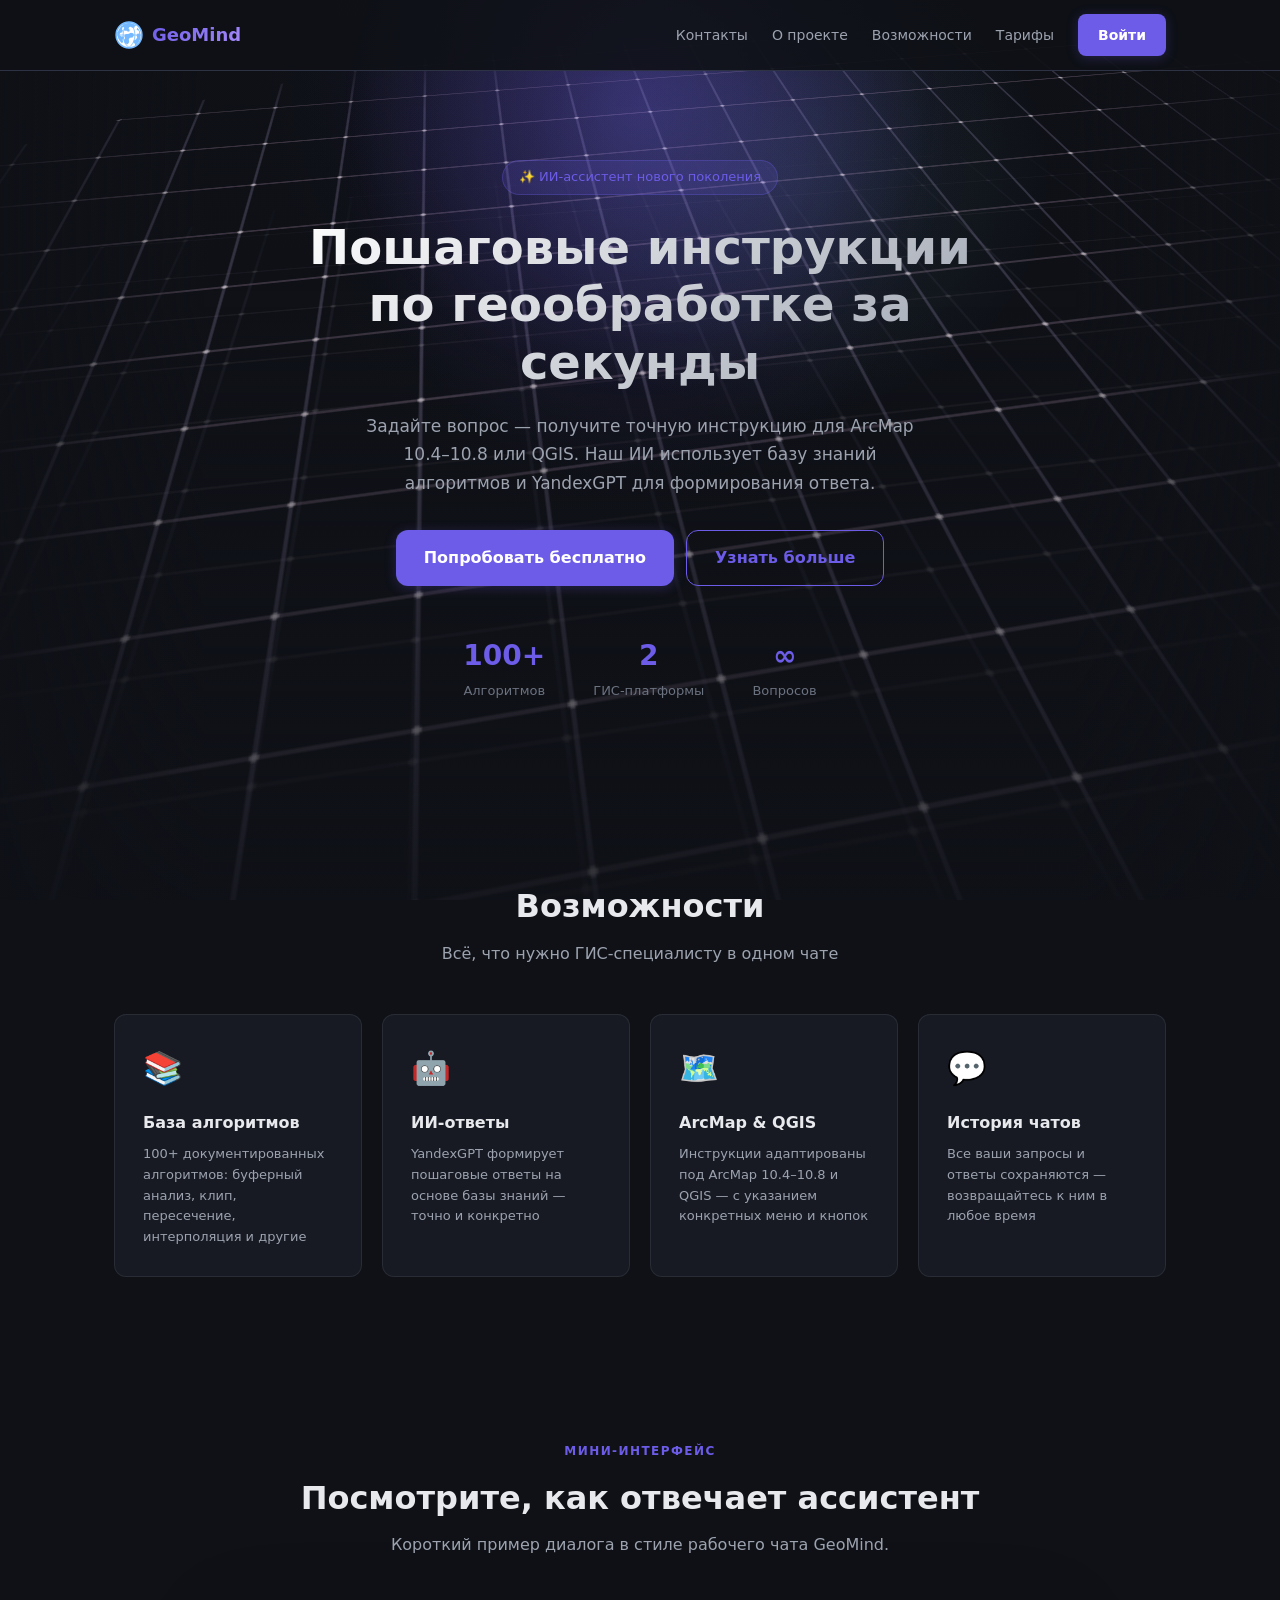
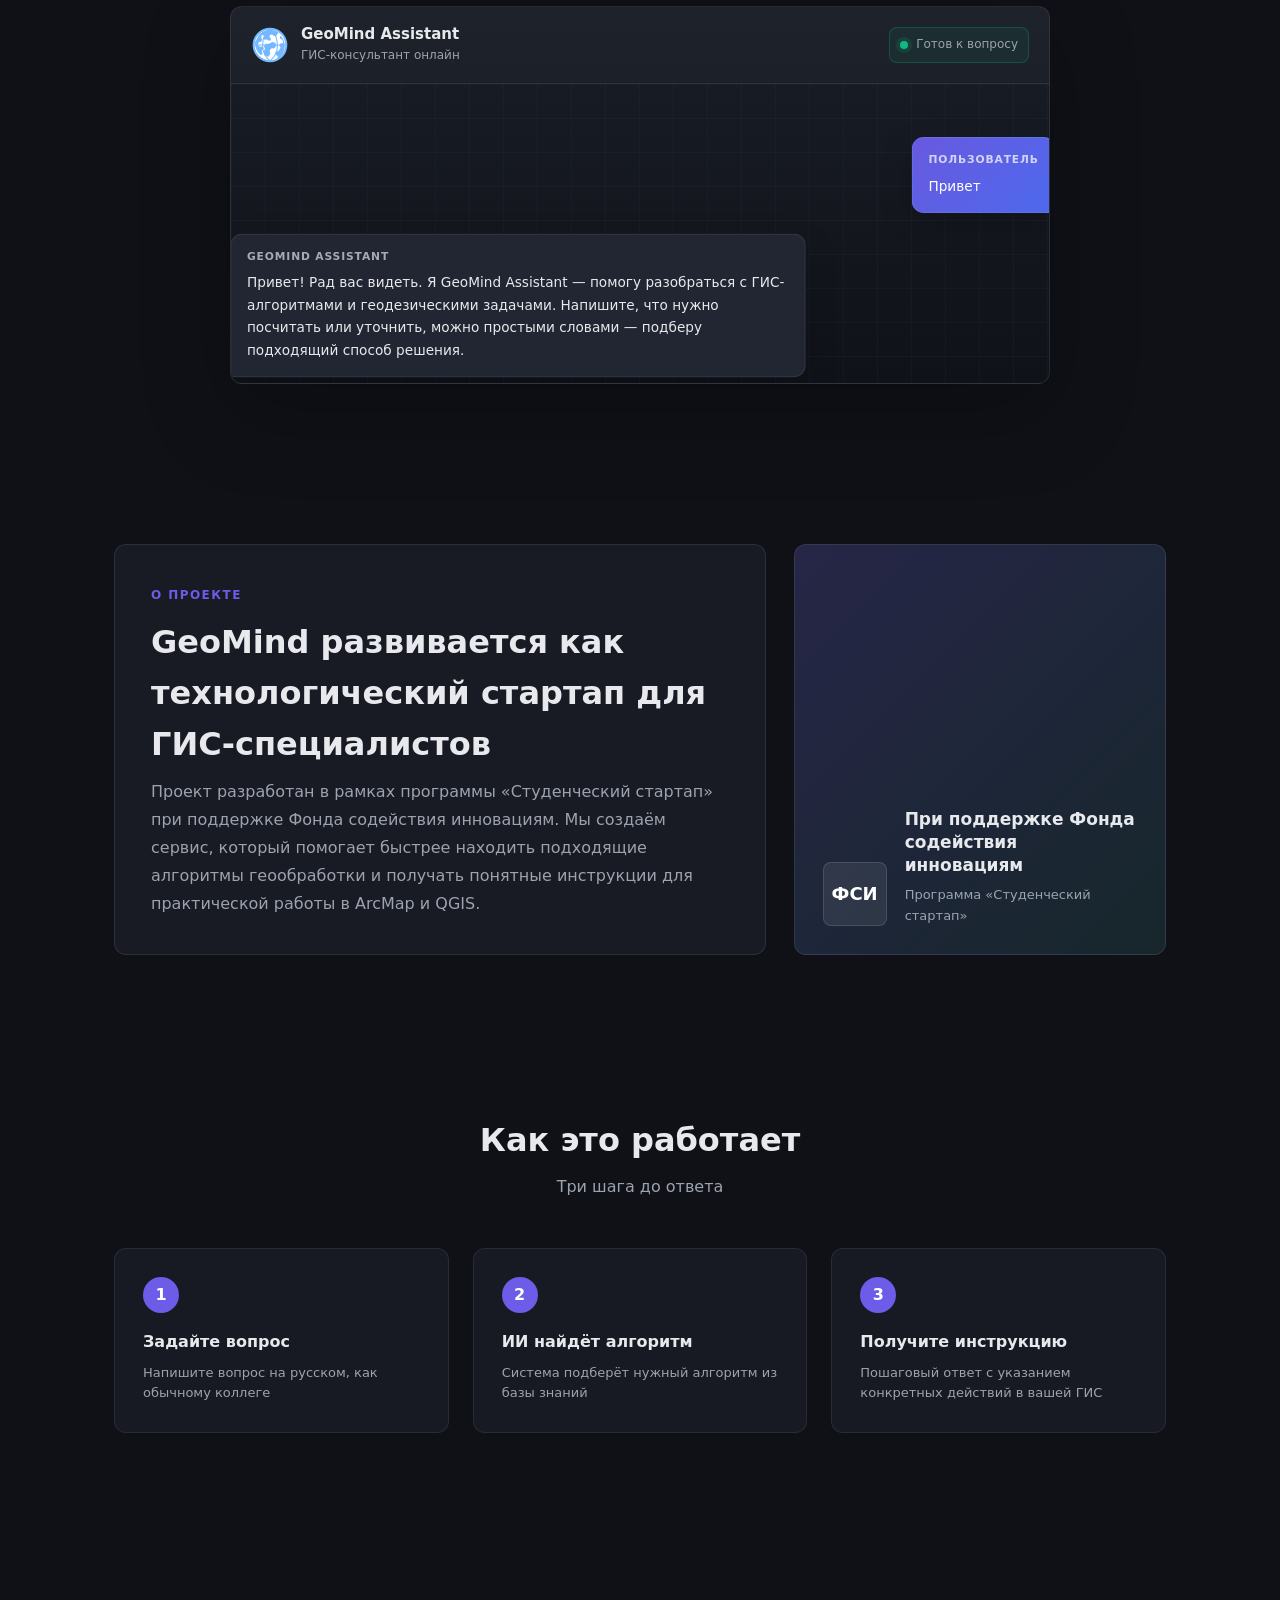
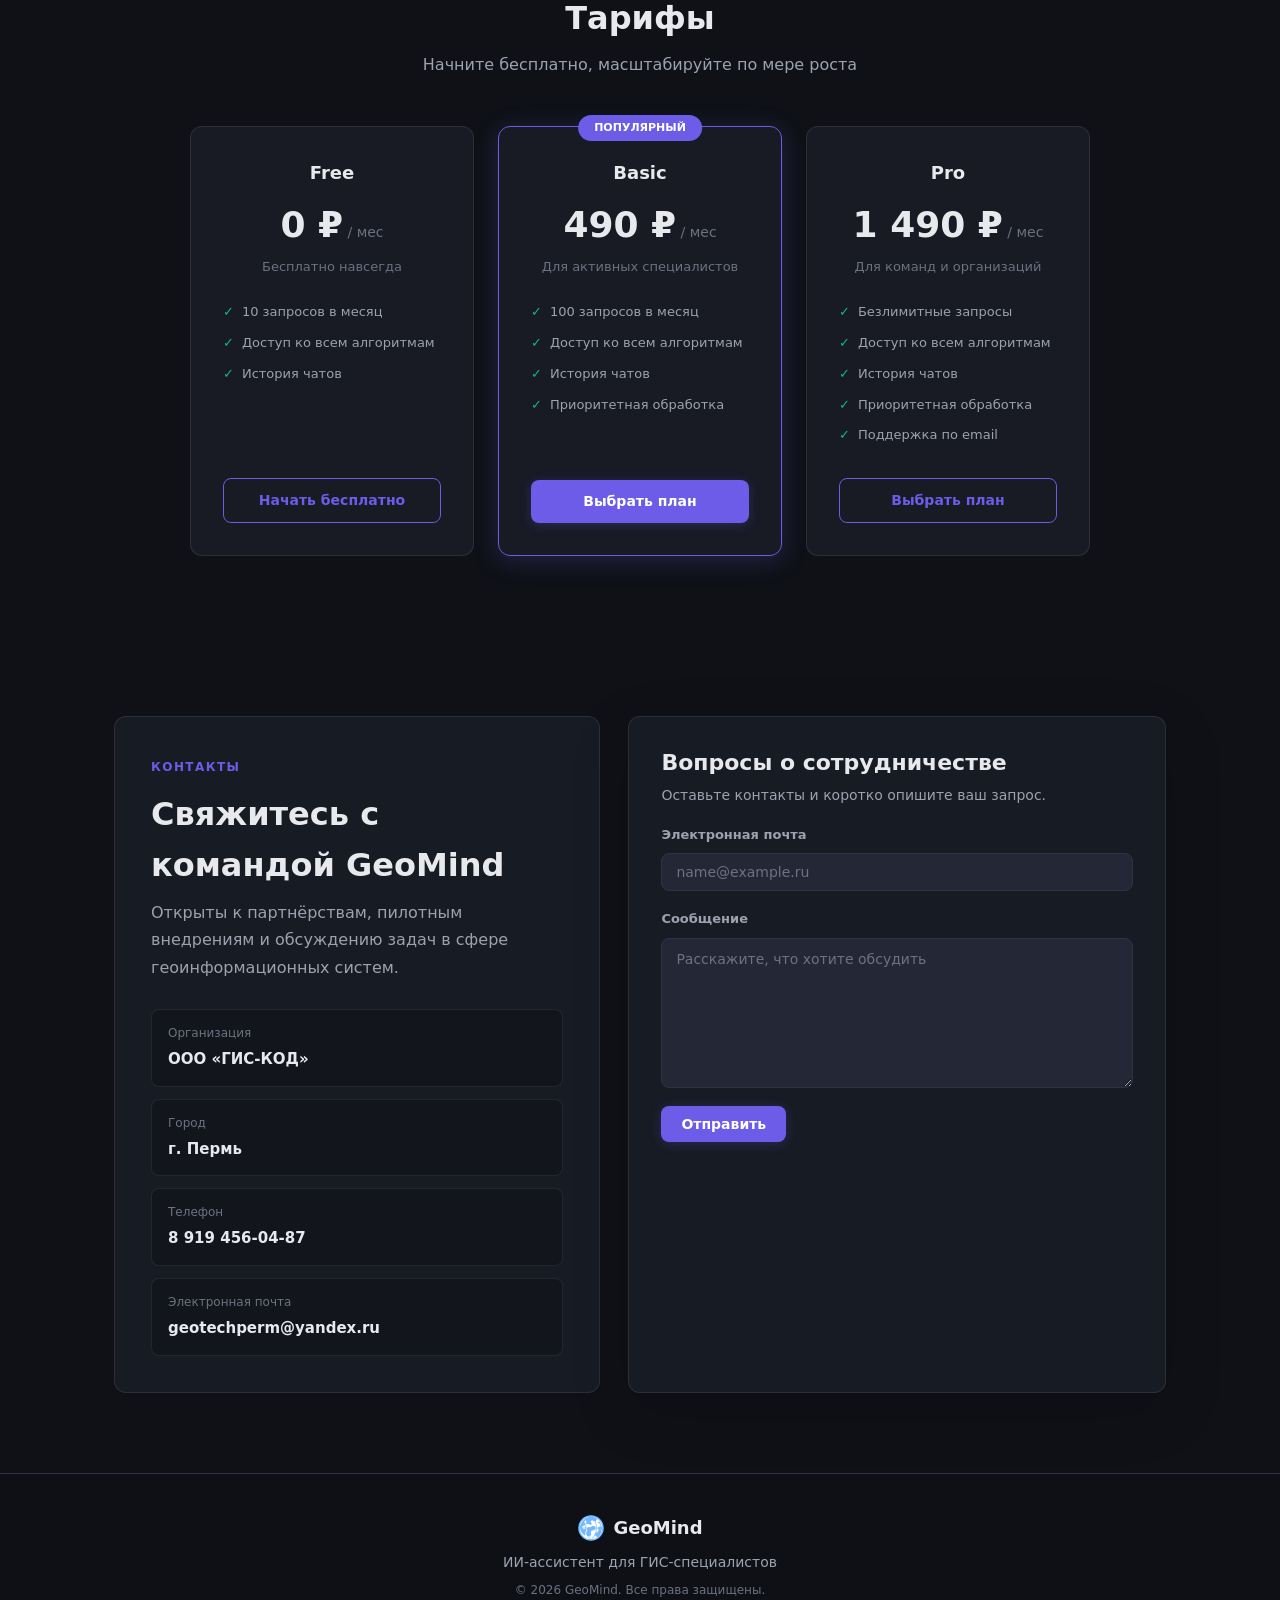
<file: static/index.html>
<!DOCTYPE html>
<html lang="ru">
<head>
    <meta charset="UTF-8">
    <meta name="viewport" content="width=device-width, initial-scale=1.0">
    <title>GeoMind — ИИ-ассистент для ГИС-специалистов</title>
    <meta name="description" content="Чат-бот с базой знаний алгоритмов геообработки. Получайте пошаговые инструкции для ArcMap и QGIS.">
    <link rel="icon" type="image/svg+xml" href="/static/favicon.svg?v=landing-chat-anim-2">
    <link rel="stylesheet" href="/static/css/style.min.css?v=landing-chat-anim-2">
</head>
<body>
<div class="landing-mesh-bg" aria-hidden="true">
    <div class="mesh-plane mesh-plane-main"></div>
    <div class="mesh-plane mesh-plane-shadow"></div>
</div>

<!-- ===== Navbar ===== -->
<nav class="landing-nav">
    <div class="nav-inner">
        <div class="nav-logo"><img src="/static/logo.svg?v=landing-chat-anim-2" alt="" aria-hidden="true"><span>GeoMind</span></div>
        <div class="nav-links">
            <a href="#contacts">Контакты</a>
            <a href="#about">О проекте</a>
            <a href="#features">Возможности</a>
            <a href="#pricing">Тарифы</a>
            <a href="/static/login.html" class="btn btn-primary">Войти</a>
        </div>
    </div>
</nav>

<!-- ===== Hero ===== -->
<section class="hero">
    <div class="hero-glow"></div>
    <div class="hero-content">
        <div class="hero-badge">✨ ИИ-ассистент нового поколения</div>
        <h1>Пошаговые инструкции <br>по геообработке за секунды</h1>
        <p class="hero-desc">
            Задайте вопрос — получите точную инструкцию для ArcMap 10.4–10.8 или QGIS.
            Наш ИИ использует базу знаний алгоритмов и YandexGPT для формирования ответа.
        </p>
        <div class="hero-actions">
            <a href="/static/login.html" class="btn btn-primary btn-lg">Попробовать бесплатно</a>
            <a href="#features" class="btn btn-outline btn-lg">Узнать больше</a>
        </div>
        <div class="hero-stats">
            <div class="hero-stat">
                <div class="hero-stat-value">100+</div>
                <div class="hero-stat-label">Алгоритмов</div>
            </div>
            <div class="hero-stat">
                <div class="hero-stat-value">2</div>
                <div class="hero-stat-label">ГИС-платформы</div>
            </div>
            <div class="hero-stat">
                <div class="hero-stat-value">∞</div>
                <div class="hero-stat-label">Вопросов</div>
            </div>
        </div>
    </div>
</section>

<!-- ===== Features ===== -->
<section class="features" id="features">
    <h2>Возможности</h2>
    <p class="section-desc">Всё, что нужно ГИС-специалисту в одном чате</p>
    <div class="features-grid">
        <div class="feature-card">
            <div class="feature-icon">📚</div>
            <h3>База алгоритмов</h3>
            <p>100+ документированных алгоритмов: буферный анализ, клип, пересечение, интерполяция и другие</p>
        </div>
        <div class="feature-card">
            <div class="feature-icon">🤖</div>
            <h3>ИИ-ответы</h3>
            <p>YandexGPT формирует пошаговые ответы на основе базы знаний — точно и конкретно</p>
        </div>
        <div class="feature-card">
            <div class="feature-icon">🗺️</div>
            <h3>ArcMap & QGIS</h3>
            <p>Инструкции адаптированы под ArcMap 10.4–10.8 и QGIS — с указанием конкретных меню и кнопок</p>
        </div>
        <div class="feature-card">
            <div class="feature-icon">💬</div>
            <h3>История чатов</h3>
            <p>Все ваши запросы и ответы сохраняются — возвращайтесь к ним в любое время</p>
        </div>
    </div>
</section>

<!-- ===== Assistant Preview ===== -->
<section class="assistant-preview" aria-label="Пример интерфейса GeoMind Assistant">
    <div class="assistant-preview-copy">
        <span class="section-kicker">Мини-интерфейс</span>
        <h2>Посмотрите, как отвечает ассистент</h2>
        <p class="section-desc">Короткий пример диалога в стиле рабочего чата GeoMind.</p>
    </div>
    <div class="assistant-window">
        <div class="assistant-window-head">
            <div class="assistant-window-brand">
                <img src="/static/logo.svg?v=landing-chat-anim-2" alt="" aria-hidden="true">
                <div>
                    <strong>GeoMind Assistant</strong>
                    <span>ГИС-консультант онлайн</span>
                </div>
            </div>
            <div class="assistant-window-status"><span></span>Готов к вопросу</div>
        </div>
        <div class="assistant-messages">
            <div class="assistant-bubble user">
                <div class="assistant-bubble-meta">Пользователь</div>
                <p>Привет</p>
            </div>
            <div class="assistant-bubble assistant">
                <div class="assistant-bubble-meta">GeoMind Assistant</div>
                <p>
                    Привет! Рад вас видеть. Я GeoMind Assistant — помогу разобраться с
                    ГИС-алгоритмами и геодезическими задачами. Напишите, что нужно посчитать
                    или уточнить, можно простыми словами — подберу подходящий способ решения.
                </p>
            </div>
        </div>
    </div>
</section>

<!-- ===== About ===== -->
<section class="about-project" id="about">
    <div class="about-project-inner">
        <div class="about-project-copy">
            <span class="section-kicker">О проекте</span>
            <h2>GeoMind развивается как технологический стартап для ГИС-специалистов</h2>
            <p>
                Проект разработан в рамках программы «Студенческий стартап» при поддержке
                Фонда содействия инновациям. Мы создаём сервис, который помогает быстрее
                находить подходящие алгоритмы геообработки и получать понятные инструкции
                для практической работы в ArcMap и QGIS.
            </p>
        </div>
        <div class="support-card" aria-label="Поддержка проекта">
            <div class="support-mark">ФСИ</div>
            <div>
                <div class="support-title">При поддержке Фонда содействия инновациям</div>
                <div class="support-text">Программа «Студенческий стартап»</div>
            </div>
        </div>
    </div>
</section>

<!-- ===== How it works ===== -->
<section class="how-it-works">
    <h2>Как это работает</h2>
    <p class="section-desc">Три шага до ответа</p>
    <div class="steps-grid">
        <div class="step-card">
            <div class="step-number">1</div>
            <h3>Задайте вопрос</h3>
            <p>Напишите вопрос на русском, как обычному коллеге</p>
        </div>
        <div class="step-card">
            <div class="step-number">2</div>
            <h3>ИИ найдёт алгоритм</h3>
            <p>Система подберёт нужный алгоритм из базы знаний</p>
        </div>
        <div class="step-card">
            <div class="step-number">3</div>
            <h3>Получите инструкцию</h3>
            <p>Пошаговый ответ с указанием конкретных действий в вашей ГИС</p>
        </div>
    </div>
</section>

<!-- ===== Pricing ===== -->
<section class="pricing" id="pricing">
    <h2>Тарифы</h2>
    <p class="section-desc">Начните бесплатно, масштабируйте по мере роста</p>
    <div class="plans-grid">
        <div class="plan-card">
            <h3>Free</h3>
            <div class="price">0 ₽<span> / мес</span></div>
            <div class="period">Бесплатно навсегда</div>
            <ul class="plan-features">
                <li>10 запросов в месяц</li>
                <li>Доступ ко всем алгоритмам</li>
                <li>История чатов</li>
            </ul>
            <a href="/static/login.html?plan=free" class="btn btn-outline btn-full">Начать бесплатно</a>
        </div>
        <div class="plan-card featured">
            <h3>Basic</h3>
            <div class="price">490 ₽<span> / мес</span></div>
            <div class="period">Для активных специалистов</div>
            <ul class="plan-features">
                <li>100 запросов в месяц</li>
                <li>Доступ ко всем алгоритмам</li>
                <li>История чатов</li>
                <li>Приоритетная обработка</li>
            </ul>
            <a href="/static/login.html?plan=basic" class="btn btn-primary btn-full">Выбрать план</a>
        </div>
        <div class="plan-card">
            <h3>Pro</h3>
            <div class="price">1 490 ₽<span> / мес</span></div>
            <div class="period">Для команд и организаций</div>
            <ul class="plan-features">
                <li>Безлимитные запросы</li>
                <li>Доступ ко всем алгоритмам</li>
                <li>История чатов</li>
                <li>Приоритетная обработка</li>
                <li>Поддержка по email</li>
            </ul>
            <a href="/static/login.html?plan=pro" class="btn btn-outline btn-full">Выбрать план</a>
        </div>
    </div>
</section>

<!-- ===== Contacts ===== -->
<section class="contacts-section" id="contacts">
    <div class="contacts-inner">
        <div class="contacts-copy">
            <span class="section-kicker">Контакты</span>
            <h2>Свяжитесь с командой GeoMind</h2>
            <p>
                Открыты к партнёрствам, пилотным внедрениям и обсуждению задач в сфере
                геоинформационных систем.
            </p>
            <div class="contact-list">
                <div class="contact-item">
                    <span>Организация</span>
                    <strong>ООО «ГИС-КОД»</strong>
                </div>
                <div class="contact-item">
                    <span>Город</span>
                    <strong>г. Пермь</strong>
                </div>
                <div class="contact-item">
                    <span>Телефон</span>
                    <a href="tel:+79194560487">8 919 456-04-87</a>
                </div>
                <div class="contact-item">
                    <span>Электронная почта</span>
                    <a href="mailto:geotechperm@yandex.ru">geotechperm@yandex.ru</a>
                </div>
            </div>
        </div>

        <form class="feedback-card" id="cooperation-form">
            <div class="feedback-head">
                <h3>Вопросы о сотрудничестве</h3>
                <p>Оставьте контакты и коротко опишите ваш запрос.</p>
            </div>
            <label class="feedback-field">
                <span>Электронная почта</span>
                <input class="input" type="email" name="email" autocomplete="email" placeholder="name@example.ru" required>
            </label>
            <label class="feedback-field">
                <span>Сообщение</span>
                <textarea class="input feedback-textarea" name="message" placeholder="Расскажите, что хотите обсудить" required></textarea>
            </label>
            <div class="feedback-actions">
                <button class="btn btn-primary" type="submit">Отправить</button>
                <div class="feedback-status" id="cooperation-status" aria-live="polite"></div>
            </div>
        </form>
    </div>
</section>

<!-- ===== Footer ===== -->
<footer class="landing-footer">
    <div class="footer-inner">
        <div class="footer-logo"><img src="/static/logo.svg?v=landing-chat-anim-2" alt="" aria-hidden="true">GeoMind</div>
        <div class="footer-text">ИИ-ассистент для ГИС-специалистов</div>
        <div class="footer-copy">© 2026 GeoMind. Все права защищены.</div>
    </div>
</footer>

<script src="/static/js/landing.js?v=landing-chat-anim-2" defer></script>
</body>
</html>
</file>
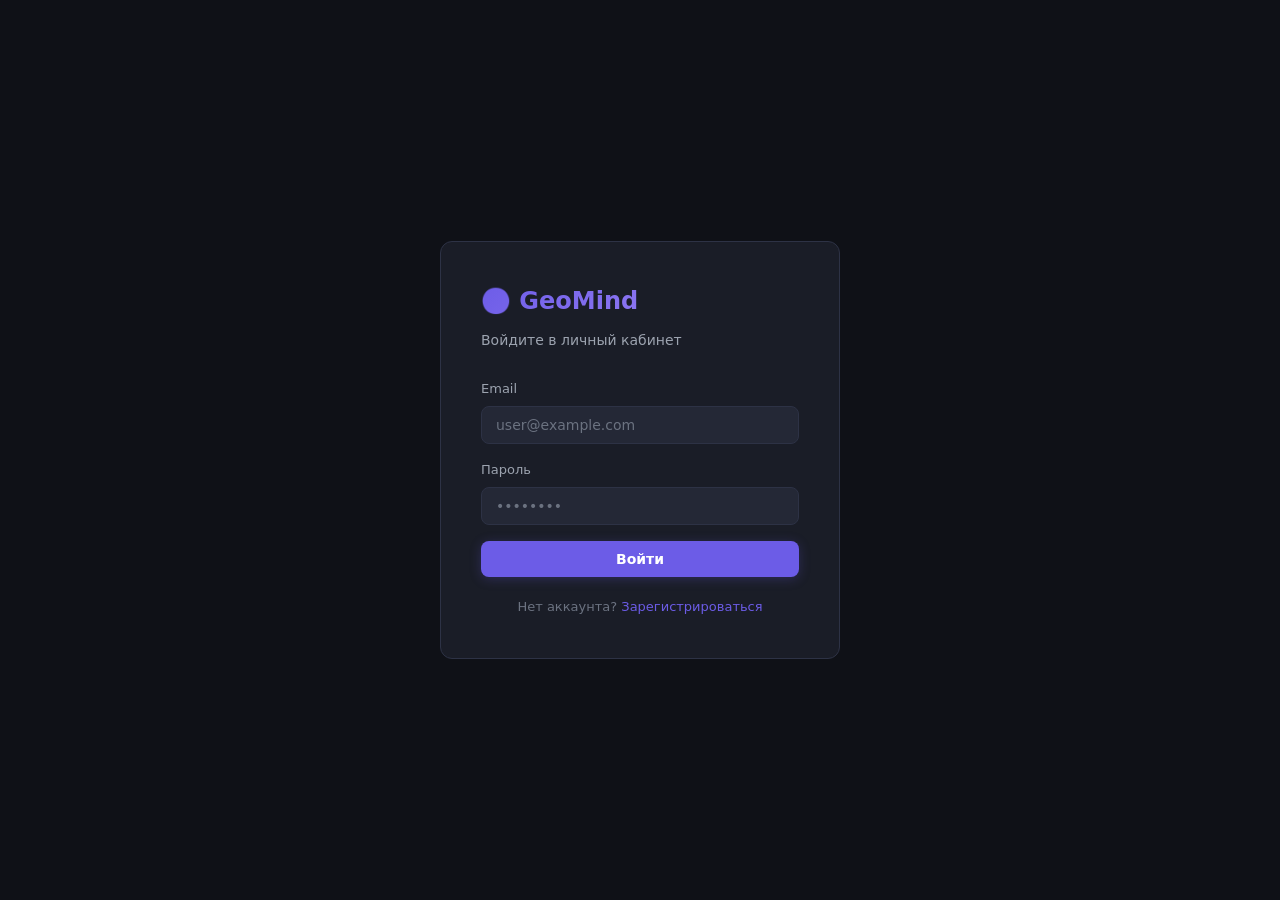
<file: static/admin.html>
<!DOCTYPE html>
<html lang="ru">
<head>
    <meta charset="UTF-8">
    <meta name="viewport" content="width=device-width, initial-scale=1.0">
    <title>GeoMind Admin</title>
    <link rel="icon" type="image/svg+xml" href="/static/favicon.svg?v=landing-chat-anim-2">
    <link rel="stylesheet" href="/static/css/style.min.css?v=landing-chat-anim-2">
</head>
<body>
<div class="admin-page">
    <header class="admin-header">
        <div>
            <div class="admin-eyebrow">Админ-панель</div>
            <h1>GeoMind Database</h1>
            <p class="admin-subtitle">Пользователи, запросы, чаты, сообщения и ошибки в одном месте.</p>
        </div>
        <div class="admin-header-actions">
            <a href="/static/dashboard.html" class="btn btn-outline">К чатам</a>
            <button type="button" class="btn btn-ghost" id="admin-logout-btn">Выйти</button>
        </div>
    </header>

    <main class="admin-main">
        <section class="admin-stats-grid" id="admin-stats-grid"></section>

        <section class="admin-section">
            <div class="admin-section-head">
                <h2>Пользователи</h2>
                <div class="admin-table-note">Сортировка по числу запросов</div>
            </div>
            <div class="admin-table-wrap">
                <table class="admin-table" id="admin-users-table">
                    <thead>
                    <tr>
                        <th>ID</th>
                        <th>Email</th>
                        <th>План</th>
                        <th>Осталось</th>
                        <th>Чаты</th>
                        <th>Сообщения</th>
                        <th>Запросы 30д</th>
                        <th>Ошибки</th>
                        <th>Последняя активность</th>
                        <th>Регистрация</th>
                    </tr>
                    </thead>
                    <tbody></tbody>
                </table>
            </div>
        </section>

        <section class="admin-grid-2">
            <section class="admin-section">
                <div class="admin-section-head">
                    <h2>Сообщения об ошибках</h2>
                    <div class="admin-table-note">Последние 100</div>
                </div>
                <div class="admin-cards" id="admin-bug-reports"></div>
            </section>

            <section class="admin-section">
                <div class="admin-section-head">
                    <h2>Последние чаты</h2>
                    <div class="admin-table-note">Последние 100</div>
                </div>
                <div class="admin-table-wrap">
                    <table class="admin-table" id="admin-chats-table">
                        <thead>
                        <tr>
                            <th>ID</th>
                            <th>Пользователь</th>
                            <th>Название</th>
                            <th>Сообщений</th>
                            <th>Создан</th>
                        </tr>
                        </thead>
                        <tbody></tbody>
                    </table>
                </div>
            </section>
        </section>

        <section class="admin-section">
            <div class="admin-section-head">
                <h2>Вопросы о сотрудничестве</h2>
                <div class="admin-table-note">Последние 100</div>
            </div>
            <div class="admin-cards" id="admin-contact-requests"></div>
        </section>

        <section class="admin-section">
            <div class="admin-section-head">
                <h2>Последние сообщения</h2>
                <div class="admin-table-note">Последние 100 записей</div>
            </div>
            <div class="admin-table-wrap">
                <table class="admin-table" id="admin-messages-table">
                    <thead>
                    <tr>
                        <th>ID</th>
                        <th>Пользователь</th>
                        <th>Чат</th>
                        <th>Роль</th>
                        <th>Текст</th>
                        <th>Дата</th>
                    </tr>
                    </thead>
                    <tbody></tbody>
                </table>
            </div>
        </section>
    </main>
</div>

<script src="/static/js/admin.min.js?v=landing-chat-anim-2"></script>
</body>
</html>
</file>
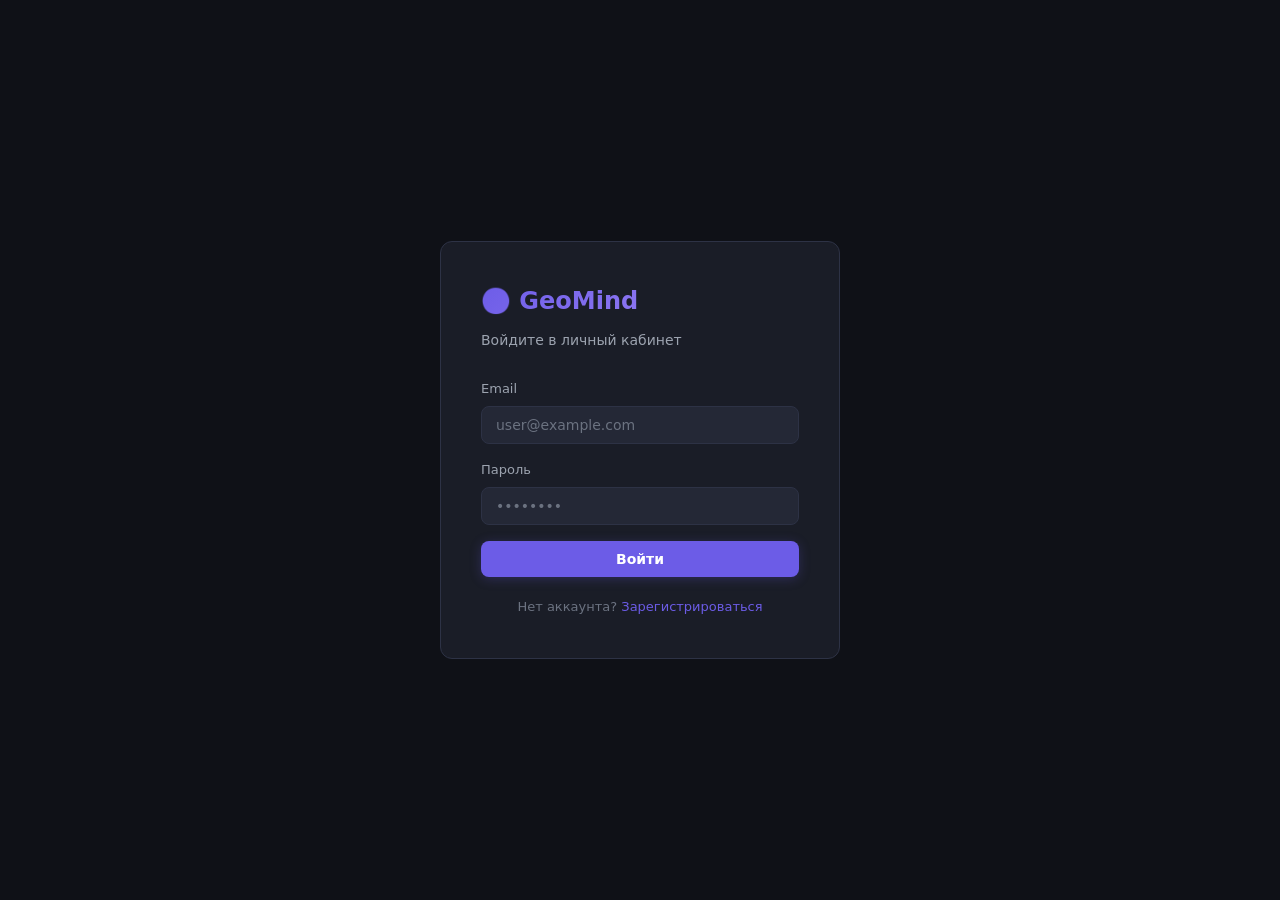
<file: static/login.html>
<!DOCTYPE html>
<html lang="ru">
<head>
    <meta charset="UTF-8">
    <meta name="viewport" content="width=device-width, initial-scale=1.0">
    <title>GeoMind — Вход</title>
    <link rel="icon" type="image/svg+xml" href="/static/favicon.svg?v=landing-chat-anim-2">
    <link rel="stylesheet" href="/static/css/style.min.css?v=perf-ops-4">
</head>
<body>
<div class="auth-container">
    <div class="auth-card">
        <h1>🌍 GeoMind</h1>
        <p id="auth-subtitle">Войдите в личный кабинет</p>

        <div id="error" class="error-msg"></div>

        <form id="auth-form">
            <div class="form-group">
                <label>Email</label>
                <input class="input" type="email" id="email" placeholder="user@example.com" required>
            </div>
            <div class="form-group">
                <label>Пароль</label>
                <input class="input" type="password" id="password" placeholder="••••••••" required>
            </div>
            <button class="btn btn-primary btn-full" type="submit" id="submit-btn">Войти</button>
        </form>

        <div class="auth-footer">
            <span id="toggle-text">Нет аккаунта?</span>
            <a href="#" id="toggle-link">Зарегистрироваться</a>
        </div>
    </div>
</div>
<script src="/static/js/auth.min.js?v=perf-ops-4"></script>
</body>
</html>
</file>
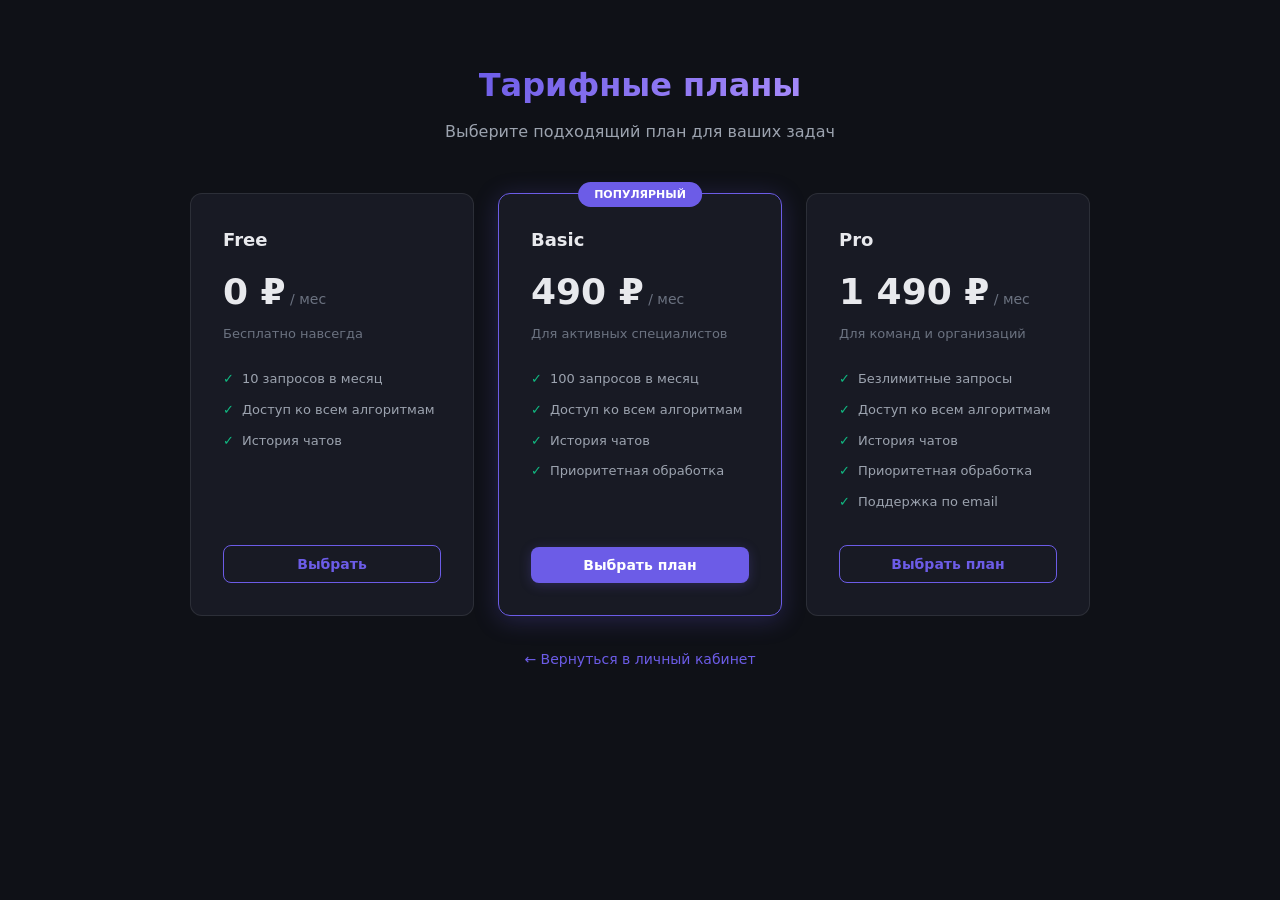
<file: static/plans.html>
<!DOCTYPE html>
<html lang="ru">
<head>
    <meta charset="UTF-8">
    <meta name="viewport" content="width=device-width, initial-scale=1.0">
    <title>GeoMind — Тарифы</title>
    <link rel="icon" type="image/svg+xml" href="/static/favicon.svg?v=landing-chat-anim-2">
    <link rel="stylesheet" href="/static/css/style.min.css?v=perf-ops-4">
</head>
<body>
<div class="plans-container">
    <h1>Тарифные планы</h1>
    <p class="subtitle">Выберите подходящий план для ваших задач</p>

    <div class="plans-grid">
        <!-- Free -->
        <div class="plan-card">
            <h3>Free</h3>
            <div class="price">0 ₽<span> / мес</span></div>
            <div class="period">Бесплатно навсегда</div>
            <ul class="plan-features">
                <li>10 запросов в месяц</li>
                <li>Доступ ко всем алгоритмам</li>
                <li>История чатов</li>
            </ul>
            <button class="btn btn-outline btn-full" onclick="selectPlan('free')">Выбрать</button>
        </div>

        <!-- Basic -->
        <div class="plan-card featured">
            <h3>Basic</h3>
            <div class="price">490 ₽<span> / мес</span></div>
            <div class="period">Для активных специалистов</div>
            <ul class="plan-features">
                <li>100 запросов в месяц</li>
                <li>Доступ ко всем алгоритмам</li>
                <li>История чатов</li>
                <li>Приоритетная обработка</li>
            </ul>
            <button class="btn btn-primary btn-full" onclick="selectPlan('basic')">Выбрать план</button>
        </div>

        <!-- Pro -->
        <div class="plan-card">
            <h3>Pro</h3>
            <div class="price">1 490 ₽<span> / мес</span></div>
            <div class="period">Для команд и организаций</div>
            <ul class="plan-features">
                <li>Безлимитные запросы</li>
                <li>Доступ ко всем алгоритмам</li>
                <li>История чатов</li>
                <li>Приоритетная обработка</li>
                <li>Поддержка по email</li>
            </ul>
            <button class="btn btn-outline btn-full" onclick="selectPlan('pro')">Выбрать план</button>
        </div>
    </div>

    <div class="plans-back">
        <a href="/static/dashboard.html">← Вернуться в личный кабинет</a>
    </div>
</div>

<script>
async function selectPlan(plan) {
    var token = localStorage.getItem('token');
    if (!token) {
        window.location.href = '/static/login.html?plan=' + plan;
        return;
    }
    var res = await fetch('/api/plan', {
        method: 'POST',
        headers: {
            'Content-Type': 'application/json',
            'Authorization': 'Bearer ' + token,
        },
        body: JSON.stringify({ plan: plan }),
    });
    if (res.ok) {
        alert('План «' + plan.charAt(0).toUpperCase() + plan.slice(1) + '» активирован!');
        window.location.href = '/static/dashboard.html';
    } else {
        alert('Ошибка при смене плана');
    }
}
</script>
</body>
</html>
</file>
<file: static/css/style.min.css>
*{margin:0;padding:0;box-sizing:border-box;}html{width:100%;max-width:100%;overflow-x:hidden;}:root{--bg-primary:#0f1117;--bg-secondary:#1a1d27;--bg-tertiary:#242836;--bg-hover:#2d3245;--accent:#6c5ce7;--accent-hover:#7d6ff0;--accent-glow:rgba(108,92,231,0.25);--text-primary:#e8e9ed;--text-secondary:#9ca3af;--text-muted:#6b7280;--border:#2d3245;--success:#10b981;--danger:#ef4444;--warning:#f59e0b;--radius:12px;--radius-sm:8px;--transition:0.2s ease;}body{font-family:Inter,ui-sans-serif,system-ui,-apple-system,BlinkMacSystemFont,"Segoe UI",sans-serif;background:var(--bg-primary);color:var(--text-primary);line-height:1.6;width:100%;max-width:100%;min-height:100vh;overflow-x:hidden;}a{color:var(--accent);text-decoration:none;}a:hover{color:var(--accent-hover);}.btn{display:inline-flex;align-items:center;justify-content:center;padding:10px 20px;border:none;border-radius:var(--radius-sm);font-family:inherit;font-size:14px;font-weight:600;cursor:pointer;transition:var(--transition);gap:8px;}.btn-primary{background:var(--accent);color:#fff;box-shadow:0 2px 12px var(--accent-glow);}.btn-primary:hover{background:var(--accent-hover);transform:translateY(-1px);}.btn-outline{background:transparent;color:var(--accent);border:1.5px solid var(--accent);}.btn-outline:hover{background:var(--accent);color:#fff;}.btn-ghost{background:transparent;color:var(--text-secondary);}.btn-ghost:hover{background:var(--bg-hover);color:var(--text-primary);}.btn-full{width:100%;}.input{width:100%;padding:10px 14px;background:var(--bg-tertiary);border:1.5px solid var(--border);border-radius:var(--radius-sm);color:var(--text-primary);font-family:inherit;font-size:14px;transition:var(--transition);outline:none;}.input:focus{border-color:var(--accent);box-shadow:0 0 0 3px var(--accent-glow);}.input::placeholder{color:var(--text-muted);}.auth-container{display:flex;align-items:center;justify-content:center;min-height:100vh;padding:20px;}.auth-card{width:100%;max-width:400px;padding:40px;background:var(--bg-secondary);border:1px solid var(--border);border-radius:var(--radius);}.auth-card h1{font-size:24px;font-weight:700;margin-bottom:8px;background:linear-gradient(135deg,var(--accent),#a78bfa);-webkit-background-clip:text;-webkit-text-fill-color:transparent;}.auth-card p{color:var(--text-secondary);margin-bottom:28px;font-size:14px;}.form-group{margin-bottom:16px;}.form-group label{display:block;margin-bottom:6px;font-size:13px;font-weight:500;color:var(--text-secondary);}.auth-footer{text-align:center;margin-top:20px;font-size:13px;color:var(--text-muted);}.error-msg{color:var(--danger);font-size:13px;margin-bottom:12px;display:none;}.dashboard{display:grid;grid-template-columns:260px 1fr 280px;height:100vh;overflow:hidden;}.sidebar-left{background:var(--bg-secondary);border-right:1px solid var(--border);display:flex;flex-direction:column;padding:16px;min-height:0;overflow:hidden;}.sidebar-left h2{font-size:14px;font-weight:600;color:var(--text-secondary);text-transform:uppercase;letter-spacing:0.5px;margin-bottom:12px;}.chat-list{flex:1;overflow-y:auto;display:flex;flex-direction:column;gap:4px;min-height:0;}.sidebar-left-bottom{margin-top:12px;padding-top:12px;border-top:1px solid var(--border);flex-shrink:0;}.report-bug-widget{display:flex;flex-direction:column;gap:10px;}.report-bug-panel{display:flex;flex-direction:column;gap:10px;padding:12px;background:var(--bg-tertiary);border:1px solid var(--border);border-radius:var(--radius-sm);}.report-bug-panel[hidden]{display:none !important;}.report-bug-btn{min-height:42px;}.report-bug-textarea{width:100%;min-height:88px;resize:vertical;padding:10px 12px;background:var(--bg-primary);border:1px solid var(--border);border-radius:var(--radius-sm);color:var(--text-primary);font-family:inherit;font-size:13px;line-height:1.45;outline:none;}.report-bug-textarea:focus{border-color:var(--accent);box-shadow:0 0 0 3px var(--accent-glow);}.report-bug-textarea::placeholder{color:var(--text-muted);}.report-bug-actions{display:flex;align-items:center;justify-content:space-between;gap:8px;}.report-bug-status{min-height:1.2em;font-size:12px;color:var(--text-secondary);}.report-bug-status.success{color:var(--success);}.report-bug-status.error{color:var(--danger);}.report-bug-send-btn{padding:8px 12px;min-height:34px;flex-shrink:0;}.chat-item{padding:10px 12px;border-radius:var(--radius-sm);cursor:pointer;transition:var(--transition);font-size:14px;color:var(--text-secondary);display:flex;align-items:center;justify-content:space-between;gap:4px;}.chat-title{flex:1;overflow:hidden;text-overflow:ellipsis;white-space:nowrap;min-width:0;}.chat-actions{flex-shrink:0;gap:2px;opacity:0;transition:var(--transition);display:flex;position:relative;z-index:2;}.chat-rename,.chat-delete{background:none;border:none;color:var(--text-muted);cursor:pointer;font-size:16px;padding:4px 6px;border-radius:4px;transition:var(--transition);line-height:1;}.chat-item:hover .chat-actions{opacity:1;}.chat-rename:hover{color:var(--accent);background:rgba(124,58,237,0.15);}.chat-delete:hover{color:var(--danger);background:rgba(239,68,68,0.15);}.chat-item:hover{background:var(--bg-hover);color:var(--text-primary);}.chat-item.active{background:var(--accent);color:#fff;}.chat-item.active .chat-actions{opacity:1;}.chat-item.active .chat-rename,.chat-item.active .chat-delete{color:rgba(255,255,255,0.6);}.chat-item.active .chat-rename:hover{color:#fff;background:rgba(255,255,255,0.15);}.chat-item.active .chat-delete:hover{color:#fff;background:rgba(255,255,255,0.15);}.chat-area{display:flex;flex-direction:column;background:var(--bg-primary);min-width:0;min-height:0;overflow:hidden;}.chat-header{padding:16px 24px;border-bottom:1px solid var(--border);font-size:16px;font-weight:600;display:flex;align-items:center;gap:10px;}.chat-header .logo-icon{width:28px;height:28px;border-radius:8px;background:linear-gradient(135deg,var(--accent),#a78bfa);display:flex;align-items:center;justify-content:center;font-size:14px;}.messages{flex:1;overflow-y:auto;padding:24px;display:flex;flex-direction:column;gap:16px;min-height:0;}.message-wrap{max-width:75%;display:flex;flex-direction:column;animation:fadeIn 0.3s ease;}.message-wrap.user{align-self:flex-end;}.message-wrap.assistant{align-self:flex-start;}@keyframes fadeIn{from{opacity:0;transform:translateY(8px);}to{opacity:1;transform:none;}}.message{padding:12px 16px;border-radius:var(--radius);font-size:14px;line-height:1.6;}.message.user{background:var(--accent);color:#fff;border-bottom-right-radius:4px;}.message.assistant{background:var(--bg-secondary);color:var(--text-primary);border:1px solid var(--border);border-bottom-left-radius:4px;}.msg-actions{display:flex;gap:3px;margin-top:4px;opacity:0;transition:opacity 0.15s;}.message-wrap:hover .msg-actions{opacity:1;}.message-wrap.user .msg-actions{justify-content:flex-end;}.msg-action-btn{display:inline-flex;align-items:center;justify-content:center;width:26px;height:26px;padding:0;border:none;border-radius:6px;background:var(--bg-tertiary);color:var(--text-secondary);cursor:pointer;transition:background 0.15s,color 0.15s;}.msg-action-btn:hover{background:var(--bg-hover);color:var(--text-primary);}.msg-action-btn.copied{color:var(--success);}.message-content{font-size:14px;line-height:1.55;word-wrap:break-word;overflow-wrap:break-word;}.message-content>:first-child{margin-top:0;}.message-content>:last-child{margin-bottom:0;}.message-content p{margin:0 0 0.85em;}.message-content h1,.message-content h2,.message-content h3,.message-content h4{font-size:15px;font-weight:600;color:var(--text-primary);margin:1.1em 0 0.5em;line-height:1.3;}.message-content h1:first-child,.message-content h2:first-child,.message-content h3:first-child,.message-content h4:first-child{margin-top:0;}.message-content ol,.message-content ul{margin:0.35em 0 0.85em;padding-left:1.35em;}.message-content li{margin:0.35em 0;padding-left:0.15em;}.message-content li>p{margin:0.25em 0;}.message-content a{color:var(--accent);text-decoration:underline;text-underline-offset:2px;}.message-content a:hover{opacity:0.9;}.message-content code{font-family:ui-monospace,monospace;font-size:0.9em;background:var(--bg-tertiary);padding:0.12em 0.4em;border-radius:4px;}.code-block-wrap{position:relative;margin:0.65em 0;}.code-copy-btn{position:absolute;top:6px;right:6px;z-index:1;display:inline-flex;align-items:center;justify-content:center;width:24px;height:24px;padding:0;border:none;border-radius:4px;background:var(--bg-secondary);color:var(--text-muted);cursor:pointer;opacity:0;transition:opacity 0.15s,color 0.15s;}.code-block-wrap:hover .code-copy-btn{opacity:1;}.code-copy-btn:hover{color:var(--text-primary);}.code-copy-btn.copied{color:var(--success);opacity:1;}.message-content pre{background:var(--bg-tertiary);padding:10px 12px;border-radius:6px;overflow-x:auto;margin:0;font-size:13px;line-height:1.45;}.message-content pre code{padding:0;background:none;}.message-content img{max-height:110px;width:auto;border-radius:6px;border:1px solid var(--border);margin:0.4em 6px 0.4em 0;display:inline-block;cursor:zoom-in;transition:opacity 0.15s,transform 0.15s;vertical-align:top;}.message-content img:hover{opacity:0.85;transform:scale(1.03);}.message-content blockquote{margin:0.65em 0;padding-left:12px;border-left:3px solid var(--accent);color:var(--text-secondary);}.message-content hr{border:none;border-top:1px solid var(--border);margin:1em 0;}.message-content table{border-collapse:collapse;width:100%;margin:0.65em 0;font-size:13px;}.message-content th,.message-content td{border:1px solid var(--border);padding:6px 10px;text-align:left;}.message-content th{background:var(--bg-tertiary);font-weight:600;}.chat-input-area{padding:16px 24px;border-top:1px solid var(--border);display:flex;gap:10px;}.chat-input-area .input{flex:1;}.empty-state{flex:1;display:flex;align-items:center;justify-content:center;flex-direction:column;gap:12px;color:var(--text-muted);}.empty-state .icon{font-size:48px;opacity:0.5;}.sidebar-right{background:var(--bg-secondary);border-left:1px solid var(--border);display:flex;flex-direction:column;padding:20px;min-height:0;overflow-y:auto;}.profile-section{margin-bottom:24px;}.profile-section h3{font-size:13px;font-weight:600;color:var(--text-muted);text-transform:uppercase;letter-spacing:0.5px;margin-bottom:12px;}.profile-email{font-size:14px;font-weight:500;color:var(--text-primary);padding:10px 12px;background:var(--bg-tertiary);border-radius:var(--radius-sm);}.stat-grid{display:flex;flex-direction:column;gap:8px;}.stat-item{display:flex;justify-content:space-between;align-items:center;padding:10px 12px;background:var(--bg-tertiary);border-radius:var(--radius-sm);font-size:13px;}.stat-item .label{color:var(--text-secondary);}.stat-item .value{font-weight:600;color:var(--text-primary);}.stat-item .value.warn{color:var(--warning);}.stat-item .value.danger{color:var(--danger);}.plan-badge{display:inline-flex;align-items:center;gap:6px;padding:6px 12px;border-radius:20px;font-size:12px;font-weight:600;text-transform:uppercase;letter-spacing:0.5px;}.plan-badge.free{background:rgba(107,114,128,0.2);color:var(--text-secondary);}.plan-badge.basic{background:rgba(59,130,246,0.2);color:#60a5fa;}.plan-badge.pro{background:rgba(168,85,247,0.2);color:#c084fc;}.sidebar-bottom{margin-top:auto;display:flex;flex-direction:column;gap:8px;flex-shrink:0;}.converter-block{padding-bottom:8px;}.converter-intro{font-size:12px;color:var(--text-muted);margin-bottom:10px;line-height:1.45;}.converter-label{display:block;font-size:11px;font-weight:600;color:var(--text-muted);text-transform:uppercase;letter-spacing:0.4px;margin-bottom:6px;margin-top:10px;}.converter-label:first-of-type{margin-top:0;}.converter-select{width:100%;padding:8px 10px;background:var(--bg-tertiary);border:1px solid var(--border);border-radius:var(--radius-sm);color:var(--text-primary);font-family:inherit;font-size:13px;cursor:pointer;}.converter-select:focus{outline:none;border-color:var(--accent);box-shadow:0 0 0 3px var(--accent-glow);}.converter-hint{font-size:11px;color:var(--text-muted);margin-top:8px;line-height:1.4;min-height:2.8em;}#conv-open-btn{margin-top:14px;}.export-actions{display:flex;flex-direction:column;gap:8px;margin-top:10px;}.export-actions .btn[disabled]{opacity:0.45;cursor:not-allowed;pointer-events:none;}.modal-overlay{position:fixed;inset:0;background:rgba(0,0,0,0.55);backdrop-filter:blur(4px);display:flex;align-items:center;justify-content:center;z-index:10000;padding:16px;}.modal-overlay[hidden]{display:none !important;}.modal-box{width:100%;max-width:420px;background:var(--bg-secondary);border:1px solid var(--border);border-radius:var(--radius);padding:24px;box-shadow:0 16px 48px rgba(0,0,0,0.45);}.modal-box h4{font-size:16px;font-weight:600;margin-bottom:8px;color:var(--text-primary);}.modal-desc{font-size:13px;color:var(--text-secondary);margin-bottom:16px;line-height:1.45;}.converter-file-input{width:100%;font-size:13px;color:var(--text-secondary);margin-bottom:16px;}.modal-actions{display:flex;gap:10px;justify-content:flex-end;flex-wrap:wrap;}.modal-status{margin-top:14px;font-size:13px;color:var(--text-secondary);min-height:1.25em;}.conv-download{margin-top:12px;}.conv-download[hidden]{display:none !important;}.admin-page{min-height:100vh;padding:32px 24px 48px;background:radial-gradient(circle at top left,rgba(108,92,231,0.16),transparent 30%),linear-gradient(180deg,#0f1117 0%,#131722 100%);overflow-y:auto;}.admin-header{max-width:1440px;margin:0 auto 24px;display:flex;align-items:flex-start;justify-content:space-between;gap:16px;}.admin-eyebrow{font-size:12px;font-weight:700;text-transform:uppercase;letter-spacing:0.12em;color:var(--accent);margin-bottom:8px;}.admin-header h1{font-size:32px;line-height:1.1;margin-bottom:8px;}.admin-subtitle{color:var(--text-secondary);font-size:14px;max-width:680px;}.admin-header-actions{display:flex;gap:10px;flex-wrap:wrap;}.admin-main{max-width:1440px;margin:0 auto;display:flex;flex-direction:column;gap:20px;}.admin-stats-grid{display:grid;grid-template-columns:repeat(7,minmax(0,1fr));gap:12px;}.admin-stat-card,.admin-section,.admin-card,.admin-empty{background:rgba(26,29,39,0.92);border:1px solid var(--border);border-radius:var(--radius);}.admin-stat-card{padding:18px;}.admin-stat-value{font-size:28px;font-weight:700;color:var(--text-primary);line-height:1;margin-bottom:8px;}.admin-stat-label{font-size:12px;color:var(--text-secondary);}.admin-section{padding:18px;}.admin-section-head{display:flex;align-items:center;justify-content:space-between;gap:12px;margin-bottom:14px;}.admin-section h2{font-size:18px;font-weight:600;}.admin-table-note{color:var(--text-muted);font-size:12px;}.admin-table-wrap{overflow:auto;}.admin-table{width:100%;border-collapse:collapse;min-width:820px;}.admin-table th,.admin-table td{text-align:left;padding:12px 10px;border-bottom:1px solid var(--border);vertical-align:top;font-size:13px;}.admin-table th{color:var(--text-secondary);font-weight:600;background:rgba(255,255,255,0.02);position:sticky;top:0;}.admin-table tr:last-child td{border-bottom:none;}.admin-grid-2{display:grid;grid-template-columns:minmax(0,1.1fr) minmax(0,1fr);gap:20px;}.admin-cards{display:flex;flex-direction:column;gap:12px;max-height:640px;overflow:auto;}.admin-card{padding:14px;}.admin-card-meta,.admin-card-foot{display:flex;gap:10px;flex-wrap:wrap;font-size:12px;color:var(--text-secondary);}.admin-card-text{margin:10px 0;font-size:14px;white-space:pre-wrap;word-break:break-word;}.admin-empty,.admin-denied{max-width:720px;margin:80px auto;padding:24px;text-align:center;color:var(--text-secondary);}@media (max-width:1280px){.admin-stats-grid{grid-template-columns:repeat(3,minmax(0,1fr));}.admin-grid-2{grid-template-columns:1fr;}}@media (max-width:720px){.admin-page{padding:20px 14px 32px;}.admin-header{flex-direction:column;}.admin-stats-grid{grid-template-columns:repeat(2,minmax(0,1fr));}.admin-section{padding:14px;}}.plans-container{min-height:100vh;padding:60px 20px;display:flex;flex-direction:column;align-items:center;}.plans-container h1{font-size:32px;font-weight:700;margin-bottom:8px;background:linear-gradient(135deg,var(--accent),#a78bfa);-webkit-background-clip:text;-webkit-text-fill-color:transparent;}.plans-container .subtitle{color:var(--text-secondary);margin-bottom:48px;font-size:16px;}.plans-grid{display:grid;grid-template-columns:repeat(3,1fr);gap:24px;max-width:900px;width:100%;}.plan-card{background:rgba(26,29,39,0.86);border:1px solid rgba(255,255,255,0.09);border-radius:var(--radius);padding:32px;display:flex;flex-direction:column;transition:var(--transition);}.plan-card:hover{border-color:var(--accent);transform:translateY(-4px);}.plan-card.featured{border-color:var(--accent);box-shadow:0 4px 24px var(--accent-glow);position:relative;}.plan-card.featured::before{content:'Популярный';position:absolute;top:-12px;left:50%;transform:translateX(-50%);background:var(--accent);color:#fff;padding:4px 16px;border-radius:20px;font-size:11px;font-weight:600;text-transform:uppercase;}.plan-card h3{font-size:18px;font-weight:600;margin-bottom:8px;}.plan-card .price{font-size:36px;font-weight:700;margin-bottom:4px;}.plan-card .price span{font-size:14px;font-weight:400;color:var(--text-muted);}.plan-card .period{font-size:13px;color:var(--text-muted);margin-bottom:24px;}.plan-features{list-style:none;margin-bottom:32px;flex:1;display:flex;flex-direction:column;gap:10px;}.plan-features li{font-size:13px;color:var(--text-secondary);display:flex;align-items:center;gap:8px;}.plan-features li::before{content:'✓';color:var(--success);font-weight:700;}.plans-back{margin-top:32px;font-size:14px;color:var(--text-muted);}.typing-indicator{display:flex;align-items:center;gap:6px;padding:14px 18px;align-self:flex-start;background:var(--bg-secondary);border:1px solid var(--border);border-radius:var(--radius);border-bottom-left-radius:4px;}.typing-indicator span{width:8px;height:8px;border-radius:50%;background:var(--text-muted);animation:dot-shimmer 5s infinite ease-in-out;}.typing-indicator span:nth-child(2){animation-delay:0.2s;}.typing-indicator span:nth-child(3){animation-delay:0.4s;}@keyframes dot-shimmer{0%,100%{transform:scale(1) translateY(0);background:var(--text-muted);}50%{transform:scale(1.5) translateY(-3px);background:var(--accent);box-shadow:0 0 8px var(--accent-glow);}}.lightbox-overlay{position:fixed;inset:0;z-index:9999;background:rgba(0,0,0,0.88);backdrop-filter:blur(6px);display:flex;align-items:center;justify-content:center;cursor:zoom-out;animation:fadeIn 0.15s ease;}.lightbox-img{max-width:90vw;max-height:90vh;border-radius:10px;box-shadow:0 12px 48px rgba(0,0,0,0.7);cursor:default;}::-webkit-scrollbar{width:6px;}::-webkit-scrollbar-track{background:transparent;}::-webkit-scrollbar-thumb{background:var(--bg-hover);border-radius:3px;}::-webkit-scrollbar-thumb:hover{background:var(--text-muted);}.btn-lg{padding:14px 28px;font-size:16px;border-radius:var(--radius);}.landing-mesh-bg{position:fixed;inset:0;width:100vw;max-width:100vw;z-index:-1;overflow:hidden;pointer-events:none;contain:paint;background:linear-gradient(180deg,rgba(15,17,23,0.28) 0%,rgba(15,17,23,0.70) 48%,rgba(15,17,23,0.94) 100%),radial-gradient(ellipse at 50% 0%,rgba(108,92,231,0.14),transparent 42%),var(--bg-primary);}.landing-mesh-bg::before,.landing-mesh-bg::after{content:'';position:absolute;inset:0;}.landing-mesh-bg::before{background:radial-gradient(ellipse at 50% 14%,rgba(108,92,231,0.18),transparent 34%),radial-gradient(ellipse at 62% 20%,rgba(140,219,244,0.10),transparent 24%);opacity:0.95;}.landing-mesh-bg::after{background:linear-gradient(90deg,rgba(15,17,23,0.84),transparent 16%,transparent 84%,rgba(15,17,23,0.88)),linear-gradient(180deg,rgba(15,17,23,0.04),transparent 34%,rgba(15,17,23,0.82) 100%);}.mesh-plane{position:absolute;left:50%;top:4vh;width:138vw;height:140vh;transform-origin:center top;border-radius:50%;opacity:0.72;background-image:url("/static/landing-grid.svg");background-repeat:repeat;background-size:64px 64px;will-change:transform,opacity;}.mesh-plane-main{transform:translateX(-50%) perspective(1080px) rotateX(66deg) rotateZ(-10deg) translate3d(0,0,0);animation:landingMeshFloat 22s ease-in-out infinite alternate;mask-image:linear-gradient(180deg,transparent 0%,#000 10%,#000 72%,transparent 100%);}.mesh-plane-shadow{top:16vh;transform:translateX(-50%) perspective(1080px) rotateX(68deg) rotateZ(-10deg) translate3d(0,48px,0);opacity:0.18;animation:landingMeshFloatSoft 28s ease-in-out infinite alternate;mask-image:linear-gradient(180deg,transparent 0%,#000 16%,#000 64%,transparent 100%);}@keyframes landingMeshFloat{0%{transform:translateX(-50%) perspective(1080px) rotateX(66deg) rotateZ(-10deg) translate3d(-12px,-8px,0);opacity:0.72;}100%{transform:translateX(-50%) perspective(1080px) rotateX(65deg) rotateZ(-8deg) translate3d(14px,12px,0);opacity:0.82;}}@keyframes landingMeshFloatSoft{0%{transform:translateX(-50%) perspective(1080px) rotateX(68deg) rotateZ(-10deg) translate3d(10px,44px,0);opacity:0.12;}100%{transform:translateX(-50%) perspective(1080px) rotateX(67deg) rotateZ(-12deg) translate3d(-10px,60px,0);opacity:0.20;}}.landing-nav{position:fixed;top:0;left:0;right:0;z-index:100;background:rgba(15,17,23,0.90);border-bottom:1px solid var(--border);}.nav-inner{max-width:1100px;margin:0 auto;padding:14px 24px;display:flex;align-items:center;justify-content:space-between;}.nav-logo{font-size:18px;font-weight:700;color:var(--text-primary);display:flex;align-items:center;gap:8px;}.nav-logo img{width:30px;height:30px;display:block;flex:0 0 auto;}.nav-logo span{background:linear-gradient(135deg,var(--accent),#a78bfa);-webkit-background-clip:text;background-clip:text;-webkit-text-fill-color:transparent;}.nav-links{display:flex;align-items:center;gap:24px;font-size:14px;}.nav-links a{color:var(--text-secondary);transition:var(--transition);}.nav-links a:hover{color:var(--text-primary);}.nav-links .btn{color:#fff;}.hero{position:relative;padding:160px 24px 100px;max-width:100vw;text-align:center;overflow:hidden;}.hero-glow{position:absolute;top:-200px;left:50%;transform:translateX(-50%);width:600px;height:600px;border-radius:50%;background:radial-gradient(circle,var(--accent-glow) 0%,transparent 70%);pointer-events:none;animation:pulse 10s ease-in-out infinite;}@keyframes pulse{0%,100%{opacity:0.34;transform:translateX(-50%) scale(1);}50%{opacity:0.52;transform:translateX(-50%) scale(1.04);}}.hero-content{position:relative;width:100%;max-width:720px;margin:0 auto;min-width:0;}.hero-badge{display:inline-block;padding:6px 16px;background:rgba(108,92,231,0.15);border:1px solid rgba(108,92,231,0.3);border-radius:20px;font-size:13px;color:var(--accent);margin-bottom:24px;}.hero h1{font-size:48px;font-weight:700;line-height:1.2;margin-bottom:20px;background:linear-gradient(135deg,#fff,var(--text-secondary));-webkit-background-clip:text;background-clip:text;-webkit-text-fill-color:transparent;}.hero-desc{font-size:17px;color:var(--text-secondary);max-width:560px;margin:0 auto 32px;line-height:1.7;}.hero-actions{display:flex;gap:12px;justify-content:center;margin-bottom:48px;}.hero-stats{display:flex;justify-content:center;gap:48px;}.hero-stat-value{font-size:28px;font-weight:700;color:var(--accent);}.hero-stat-label{font-size:13px;color:var(--text-muted);margin-top:2px;}.features,.how-it-works,.pricing,.about-project,.contacts-section,.assistant-preview{position:relative;max-width:1100px;margin:0 auto;padding:80px 24px;text-align:center;}.features h2,.how-it-works h2,.pricing h2,.about-project h2,.contacts-section h2,.assistant-preview h2{font-size:32px;font-weight:700;margin-bottom:8px;}.section-desc{color:var(--text-secondary);font-size:16px;margin-bottom:48px;}.section-kicker{display:inline-flex;margin-bottom:12px;font-size:12px;font-weight:700;letter-spacing:0.12em;text-transform:uppercase;color:var(--accent);}.features-grid{display:grid;grid-template-columns:repeat(4,1fr);gap:20px;text-align:left;}.feature-card{padding:28px;background:rgba(26,29,39,0.84);border:1px solid rgba(255,255,255,0.08);border-radius:var(--radius);transition:var(--transition);}.feature-card:hover{border-color:var(--accent);transform:translateY(-4px);}.feature-icon{font-size:32px;margin-bottom:16px;}.feature-card h3{font-size:16px;font-weight:600;margin-bottom:8px;}.feature-card p{font-size:13px;color:var(--text-secondary);line-height:1.6;}.assistant-preview{text-align:center;}.assistant-preview-copy{max-width:720px;margin:0 auto 34px;}.assistant-window{max-width:820px;margin:0 auto;overflow:hidden;border:1px solid rgba(255,255,255,0.10);border-radius:var(--radius);background:linear-gradient(180deg,rgba(26,29,39,0.94),rgba(15,17,23,0.94)),rgba(26,29,39,0.92);box-shadow:0 26px 86px rgba(0,0,0,0.26);text-align:left;}.assistant-window-head{display:flex;align-items:center;justify-content:space-between;gap:16px;padding:18px 20px;border-bottom:1px solid rgba(255,255,255,0.08);background:rgba(255,255,255,0.025);}.assistant-window-brand{display:flex;align-items:center;gap:12px;min-width:0;}.assistant-window-brand img{width:38px;height:38px;flex:0 0 auto;}.assistant-window-brand strong,.assistant-window-brand span{display:block;}.assistant-window-brand strong{font-size:15px;line-height:1.25;}.assistant-window-brand span{color:var(--text-secondary);font-size:12px;margin-top:2px;}.assistant-window-status{display:inline-flex;align-items:center;gap:8px;flex:0 0 auto;color:var(--text-secondary);font-size:12px;padding:7px 10px;border:1px solid rgba(16,185,129,0.26);border-radius:var(--radius-sm);background:rgba(16,185,129,0.08);}.assistant-window-status span{width:8px;height:8px;border-radius:50%;background:var(--success);box-shadow:0 0 0 4px rgba(16,185,129,0.14);}.assistant-messages{display:flex;flex-direction:column;gap:18px;padding:28px;background:linear-gradient(90deg,rgba(116,185,255,0.04) 1px,transparent 1px),linear-gradient(180deg,rgba(116,185,255,0.04) 1px,transparent 1px);background-size:34px 34px;}.assistant-bubble{max-width:min(78%,590px);padding:14px 16px 15px;border-radius:var(--radius);border:1px solid rgba(255,255,255,0.08);box-shadow:0 12px 34px rgba(0,0,0,0.18);}.assistant-preview.is-animated .assistant-bubble{opacity:0;transform:translateY(24px) scale(0.975);}.assistant-preview.is-animated .assistant-bubble.user{transform:translate(36px,24px) scale(0.975);}.assistant-preview.is-animated .assistant-bubble.assistant{transform:translate(-36px,24px) scale(0.975);}.assistant-preview.is-visible .assistant-bubble{opacity:1;transform:translate(0,0) scale(1);transition:opacity 0.92s ease,transform 0.92s cubic-bezier(0.2,0.8,0.2,1);animation:assistantBubbleFocus 1.65s ease-out both;}.assistant-preview.is-visible .assistant-bubble.assistant{transition-delay:0.72s;animation-delay:0.72s;}.assistant-bubble.user{align-self:flex-end;color:#fff;background:linear-gradient(135deg,rgba(108,92,231,0.96),rgba(82,113,255,0.92));border-bottom-right-radius:4px;}.assistant-bubble.assistant{align-self:flex-start;background:rgba(36,40,54,0.94);border-bottom-left-radius:4px;}.assistant-bubble-meta{margin-bottom:6px;color:rgba(232,233,237,0.68);font-size:11px;font-weight:700;letter-spacing:0.08em;text-transform:uppercase;}.assistant-bubble.user .assistant-bubble-meta{color:rgba(255,255,255,0.72);}.assistant-bubble p{color:inherit;font-size:14px;line-height:1.65;}@keyframes assistantBubbleFocus{0%{border-color:rgba(116,185,255,0.88);box-shadow:0 0 0 1px rgba(116,185,255,0.62),0 0 0 7px rgba(116,185,255,0.16),0 18px 46px rgba(0,0,0,0.24);}58%{border-color:rgba(116,185,255,0.42);box-shadow:0 0 0 1px rgba(116,185,255,0.26),0 0 0 13px rgba(116,185,255,0.04),0 16px 42px rgba(0,0,0,0.22);}100%{border-color:rgba(255,255,255,0.08);box-shadow:0 12px 34px rgba(0,0,0,0.18);}}.about-project{text-align:left;}.about-project-inner{display:grid;grid-template-columns:minmax(0,1.4fr) minmax(280px,0.8fr);gap:28px;align-items:stretch;}.about-project-copy,.support-card{background:rgba(26,29,39,0.86);border:1px solid rgba(255,255,255,0.09);border-radius:var(--radius);}.about-project-copy{padding:36px;}.about-project-copy p{max-width:680px;color:var(--text-secondary);font-size:16px;line-height:1.75;}.support-card{display:flex;align-items:flex-end;gap:18px;padding:28px;background:linear-gradient(135deg,rgba(108,92,231,0.18),rgba(16,185,129,0.08)),rgba(26,29,39,0.88);}.support-mark{width:64px;height:64px;border-radius:var(--radius-sm);background:rgba(255,255,255,0.08);border:1px solid rgba(255,255,255,0.12);display:flex;align-items:center;justify-content:center;flex:0 0 auto;font-size:18px;font-weight:800;color:#fff;}.support-title{color:var(--text-primary);font-size:17px;font-weight:700;line-height:1.35;margin-bottom:8px;}.support-text{color:var(--text-secondary);font-size:13px;}.steps-grid{display:grid;grid-template-columns:repeat(3,1fr);gap:24px;text-align:left;}.step-card{padding:28px;background:rgba(26,29,39,0.84);border:1px solid rgba(255,255,255,0.08);border-radius:var(--radius);position:relative;}.step-number{width:36px;height:36px;border-radius:50%;background:var(--accent);color:#fff;display:flex;align-items:center;justify-content:center;font-size:16px;font-weight:700;margin-bottom:16px;}.step-card h3{font-size:16px;font-weight:600;margin-bottom:8px;}.step-card p{font-size:13px;color:var(--text-secondary);line-height:1.6;}.pricing .plans-grid{margin:0 auto;}.contacts-section{text-align:left;}.contacts-inner{display:grid;grid-template-columns:minmax(0,0.95fr) minmax(320px,1.05fr);gap:28px;align-items:stretch;}.contacts-copy,.feedback-card{background:rgba(26,29,39,0.88);border:1px solid rgba(255,255,255,0.09);border-radius:var(--radius);}.contacts-copy{padding:36px;}.contacts-copy p{color:var(--text-secondary);font-size:16px;line-height:1.7;margin-bottom:28px;}.contact-list{display:grid;gap:12px;}.contact-item{padding:14px 16px;border:1px solid rgba(255,255,255,0.07);border-radius:var(--radius-sm);background:rgba(15,17,23,0.45);}.contact-item span{display:block;color:var(--text-muted);font-size:12px;margin-bottom:3px;}.contact-item strong,.contact-item a{color:var(--text-primary);font-size:15px;font-weight:700;}.contact-item a:hover{color:var(--accent-hover);}.feedback-card{display:flex;flex-direction:column;gap:18px;padding:32px;box-shadow:0 18px 60px rgba(0,0,0,0.16);}.feedback-head h3{font-size:22px;line-height:1.25;margin-bottom:8px;}.feedback-head p{color:var(--text-secondary);font-size:14px;}.feedback-field{display:flex;flex-direction:column;gap:8px;}.feedback-field span{color:var(--text-secondary);font-size:13px;font-weight:600;}.feedback-textarea{min-height:150px;resize:vertical;line-height:1.55;}.feedback-actions{display:flex;align-items:center;gap:14px;flex-wrap:wrap;}.feedback-status{min-height:1.4em;color:var(--text-secondary);font-size:13px;}.feedback-status.success{color:var(--success);}.feedback-status.error{color:var(--danger);}.landing-footer{position:relative;border-top:1px solid var(--border);background:rgba(15,17,23,0.90);padding:40px 24px;text-align:center;}.footer-inner{max-width:1100px;margin:0 auto;}.footer-logo{font-size:18px;font-weight:700;margin-bottom:8px;display:inline-flex;align-items:center;justify-content:center;gap:8px;}.footer-logo img{width:28px;height:28px;display:block;}.footer-text{font-size:14px;color:var(--text-secondary);margin-bottom:8px;}.footer-copy{font-size:12px;color:var(--text-muted);}@media (max-width:900px){.mesh-plane{width:168vw;height:132vh;top:0;background-size:58px 58px;}.nav-inner{padding:14px 18px;}.nav-links{gap:14px;}.hero{padding:132px 18px 78px;}.hero h1{font-size:38px;}.features-grid{grid-template-columns:repeat(2,1fr);}.assistant-bubble{max-width:86%;}.about-project-inner,.contacts-inner{grid-template-columns:1fr;}.plans-grid{grid-template-columns:1fr;}}@media (max-width:560px){.landing-mesh-bg{contain:strict;}.landing-mesh-bg::before{opacity:0.52;}.mesh-plane{width:172vw;height:104vh;top:10vh;opacity:0.58;background-size:52px 52px;}.mesh-plane-main{transform:translateX(-50%) perspective(760px) rotateX(63deg) rotateZ(-8deg);animation:landingMeshFloatMobile 26s ease-in-out infinite alternate;mask-image:linear-gradient(180deg,transparent 0%,#000 8%,#000 68%,transparent 100%);}.mesh-plane-shadow{display:none;}.landing-nav{background:rgba(15,17,23,0.92);}.nav-inner{padding:12px 16px;}.nav-logo{font-size:16px;}.nav-links a:not(.btn){display:none;}.nav-links .btn{padding:8px 14px;font-size:13px;}.hero{padding:116px 24px 68px;}.hero-content{max-width:342px;overflow:hidden;}.hero-badge{font-size:12px;max-width:100%;}.hero h1{max-width:310px;margin-left:auto;margin-right:auto;font-size:29px;line-height:1.14;overflow-wrap:break-word;}.hero h1 br{display:none;}.hero-desc{max-width:312px;margin-left:auto;margin-right:auto;font-size:15px;}.hero-actions{flex-direction:column;align-items:center;margin-bottom:40px;}.hero-actions .btn{width:min(100%,320px);}.hero-stats{gap:22px;flex-wrap:wrap;}.features,.how-it-works,.pricing,.about-project,.contacts-section,.assistant-preview{padding:64px 24px;}.section-desc{max-width:320px;margin-left:auto;margin-right:auto;}.features-grid,.steps-grid{grid-template-columns:1fr;}.feature-card,.step-card,.plan-card,.assistant-messages,.about-project-copy,.support-card,.contacts-copy,.feedback-card{padding:24px;}.support-card{align-items:flex-start;flex-direction:column;}.feedback-actions .btn{width:100%;}.assistant-window-head{align-items:flex-start;flex-direction:column;}.assistant-window-status{align-self:flex-start;}.assistant-bubble{max-width:100%;}}@keyframes landingMeshFloatMobile{0%{transform:translateX(-50%) perspective(760px) rotateX(63deg) rotateZ(-8deg) translate3d(-8px,0,0);opacity:0.58;}100%{transform:translateX(-50%) perspective(760px) rotateX(62deg) rotateZ(-7deg) translate3d(8px,8px,0);opacity:0.68;}}@media (prefers-reduced-motion:reduce){.mesh-plane-main,.mesh-plane-shadow,.hero-glow{animation:none;}.assistant-preview.is-animated .assistant-bubble,.assistant-preview.is-animated .assistant-bubble.user,.assistant-preview.is-animated .assistant-bubble.assistant{opacity:1;transform:none;transition:none;animation:none;}}
</file>
